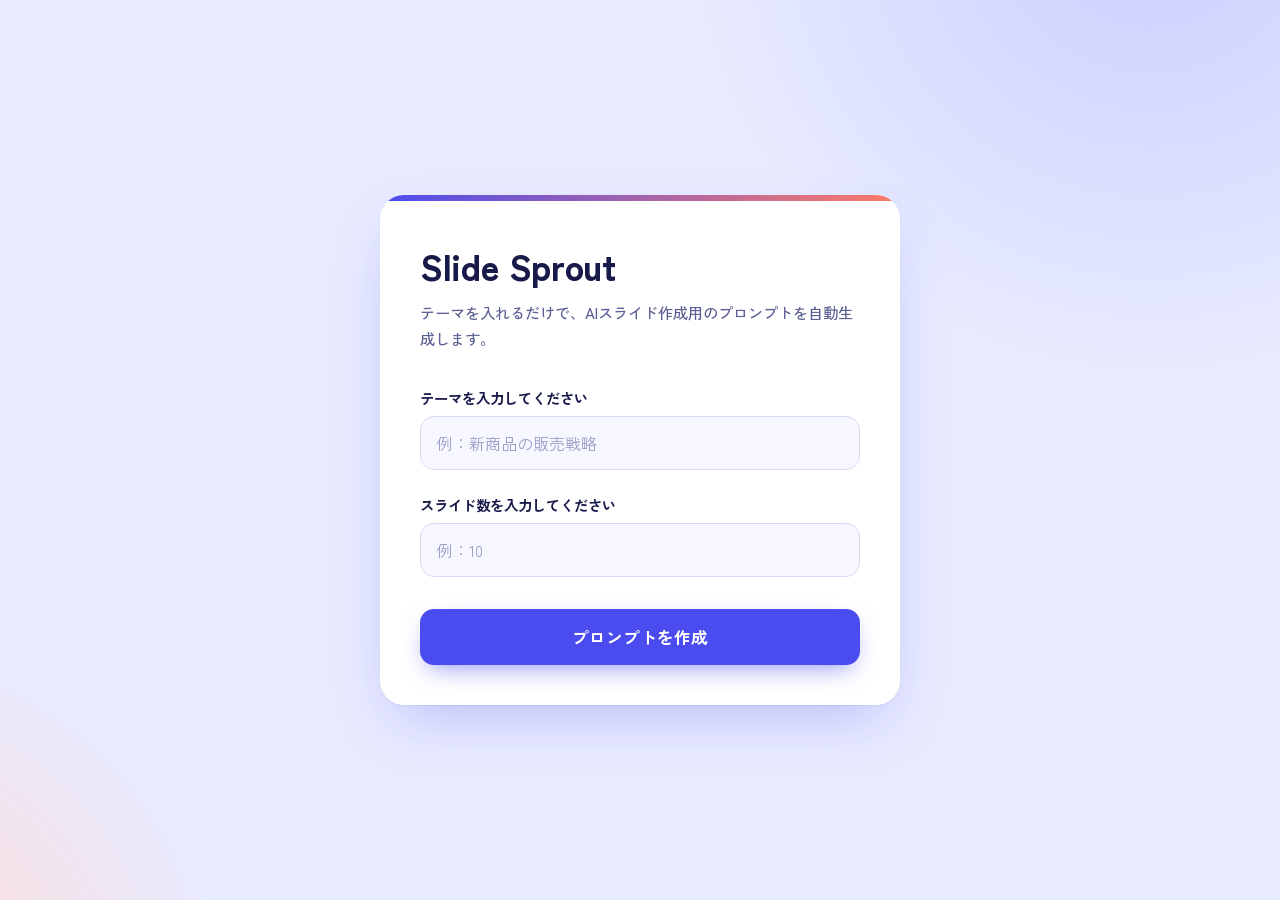
<file: index.html>
<!DOCTYPE html>
<html lang="ja">
<head>
    <meta charset="UTF-8">
    <meta name="viewport" content="width=device-width, initial-scale=1">
    <title>Slide Sprout｜テーマを入れるだけでAIスライド用プロンプトを自動生成</title>
    <meta name="description" content="テーマとスライド数を入力するだけで、ChatGPT・Claude・Geminiなどの対話型AIでスライドを作るためのプロンプトを自動生成。作成したコードはそのままブラウザでプレビュー・編集できます。">
    <meta property="og:type" content="website">
    <meta property="og:site_name" content="Slide Sprout">
    <meta property="og:title" content="Slide Sprout｜AIスライド作成ツール">
    <meta property="og:description" content="テーマを入れるだけで、AIスライド作成用のプロンプトを自動生成。">
    <meta name="theme-color" content="#4a4cf0">
    <link rel="preconnect" href="https://fonts.googleapis.com">
    <link rel="preconnect" href="https://fonts.gstatic.com" crossorigin>
    <link href="https://fonts.googleapis.com/css2?family=Zen+Kaku+Gothic+New:wght@400;500;700;900&display=swap" rel="stylesheet">
    <link rel="stylesheet" href="style.css">
    <meta name="google-site-verification" content="s-GLoLA2DL3cPzzr2EVWfKTWvLXa_w9luEs0uYfOlXo" />
</head>
<body>
    <main class="card">
        <header class="card-header">
            <h1>Slide Sprout</h1>
            <h2>テーマを入れるだけで、AIスライド作成用のプロンプトを自動生成します。</h2>
        </header>

        <form id="prompt-form" class="form">
            <div class="field">
                <label for="theme">テーマを入力してください</label>
                <input id="theme" type="text" placeholder="例：新商品の販売戦略" aria-describedby="theme-error">
                <p id="theme-error" class="error" role="alert" hidden></p>
            </div>

            <div class="field">
                <label for="slides">スライド数を入力してください</label>
                <input id="slides" type="number" min="1" max="50" inputmode="numeric" placeholder="例：10" aria-describedby="slides-error">
                <p id="slides-error" class="error" role="alert" hidden></p>
            </div>

            <button type="submit">プロンプトを作成</button>
        </form>

        <section id="result" class="result" hidden>
            <label for="result-text">作成されたプロンプト</label>
            <textarea id="result-text" readonly rows="8"></textarea>
            <button type="button" id="copy-button">コピーする</button>
            <p>
                この文章を好きな対話型AI(ChatGPT,Claude,Gemini,Copilot等)に送信し、出力が得られたら下のボタンをクリックしてください。
            </p>
            <button onclick="location.href='editor.html'">編集画面へ</button>
        </section>
    </main>

    <script src="script.js"></script>
</body>
</html>
</file>
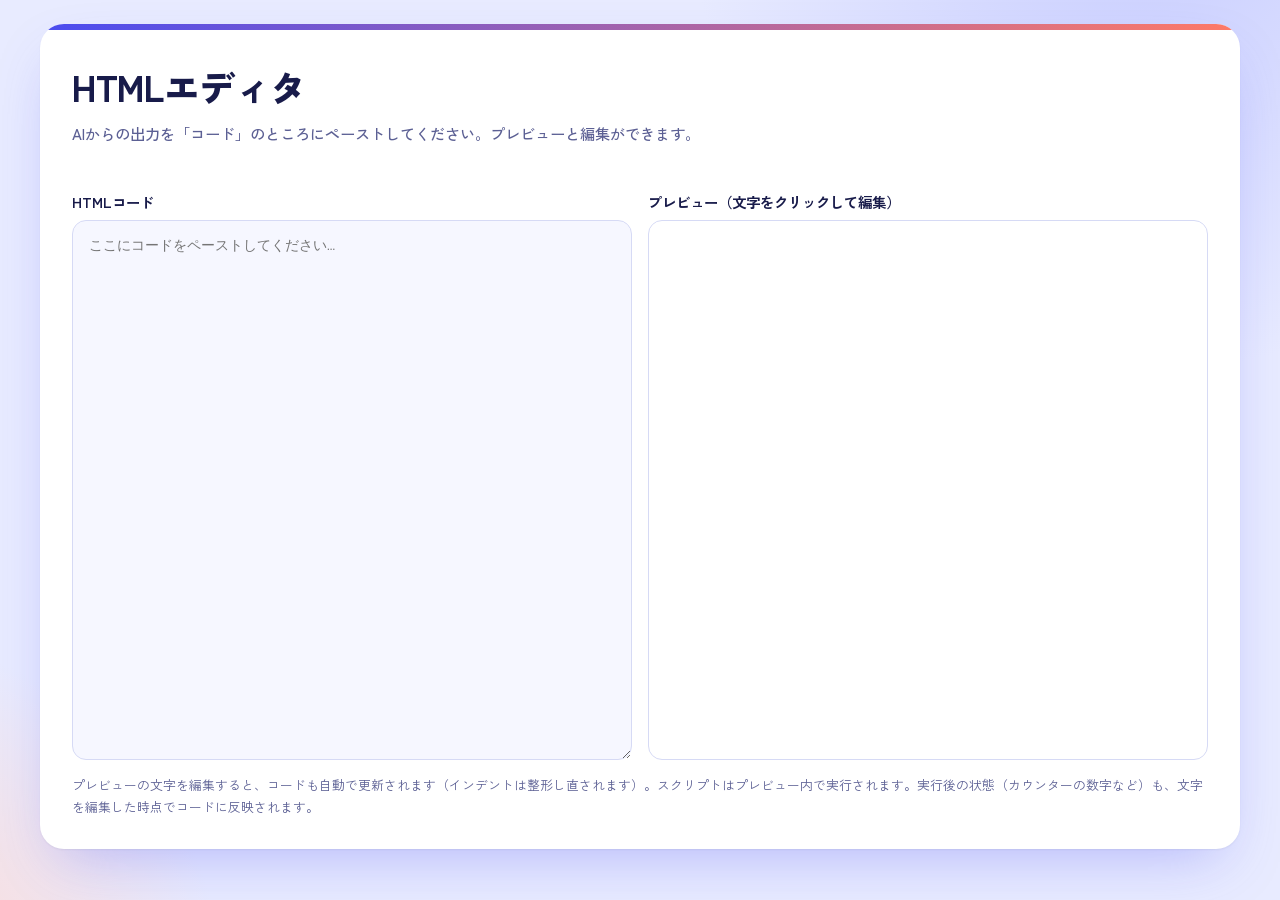
<file: editor.html>
<!DOCTYPE html>
<html lang="ja">
<head>
<meta charset="UTF-8">
<meta name="viewport" content="width=device-width, initial-scale=1, viewport-fit=cover">
<title>HTMLライブエディタ｜Slide Sprout</title>
<meta name="description" content="AIが出力したHTMLコードを貼り付けて、その場でプレビュー・編集できるエディタです。">
<link rel="preconnect" href="https://fonts.googleapis.com">
<link rel="preconnect" href="https://fonts.gstatic.com" crossorigin>
<link href="https://fonts.googleapis.com/css2?family=Zen+Kaku+Gothic+New:wght@400;500;700;900&display=swap" rel="stylesheet">
<style>
:root {
    --bg: #e8ebff;
    --surface: #ffffff;
    --ink: #181b4a;
    --muted: #5c6094;
    --line: #d6daf5;
    --field: #f6f7ff;
    --accent: #4a4cf0;
    --accent-dark: #3335c9;
    --accent-2: #ff7a66;
    --on-accent: #ffffff;
    --glow1: #c9ceff;
    --glow2: #ffd9d2;
    --shadow: rgba(74, 76, 240, 0.35);
    --radius: 24px;
    --font: "Zen Kaku Gothic New", "Hiragino Sans", "Yu Gothic", "Meiryo", sans-serif;
    --mono: ui-monospace, "SF Mono", Menlo, Consolas, "Courier New", monospace;
    box-sizing: border-box;
    padding-top: env(safe-area-inset-top, 0px);
    padding-bottom: env(safe-area-inset-bottom, 0px);
    color-scheme: light;
}
@media (prefers-color-scheme: dark) {
    :root:not([data-theme="light"]) {
        --bg: #11133a; --surface: #1c1f52; --ink: #eceeff; --muted: #a5a9dd;
        --line: #343878; --field: #15174a; --accent: #8c8eff; --accent-dark: #a6a8ff;
        --on-accent: #11133a; --glow1: #23277a; --glow2: #4a2a3a; --shadow: rgba(0, 0, 0, 0.5);
        color-scheme: dark;
    }
}
:root[data-theme="dark"] {
    --bg: #11133a; --surface: #1c1f52; --ink: #eceeff; --muted: #a5a9dd;
    --line: #343878; --field: #15174a; --accent: #8c8eff; --accent-dark: #a6a8ff;
    --on-accent: #11133a; --glow1: #23277a; --glow2: #4a2a3a; --shadow: rgba(0, 0, 0, 0.5);
    color-scheme: dark;
}
html { scroll-padding-top: env(safe-area-inset-top, 0px); }
*, *::before, *::after { box-sizing: border-box; }
body {
    margin: 0;
    min-height: 100vh;
    padding: 24px 16px;
    font-family: var(--font);
    color: var(--ink);
    background:
        radial-gradient(60vmax 60vmax at 90% -10%, var(--glow1) 0%, transparent 60%),
        radial-gradient(50vmax 50vmax at -10% 110%, var(--glow2) 0%, transparent 55%),
        var(--bg);
    -webkit-font-smoothing: antialiased;
}
.card {
    max-width: 1200px;
    margin: 0 auto;
    padding: 40px 32px 32px;
    background: var(--surface);
    border-radius: var(--radius);
    box-shadow: 0 1px 2px rgba(24, 27, 74, 0.06), 0 24px 60px -20px var(--shadow);
    position: relative;
    overflow: hidden;
    animation: rise 0.6s cubic-bezier(0.2, 0.7, 0.2, 1) backwards;
}
.card::before {
    content: "";
    position: absolute;
    inset: 0 0 auto 0;
    height: 6px;
    background: linear-gradient(90deg, var(--accent), var(--accent-2));
}
h1 { margin: 0 0 12px; font-size: clamp(1.6rem, 5vw, 2.25rem); font-weight: 900; line-height: 1.25; letter-spacing: -0.01em; }
h2 { margin: 0 0 28px; font-size: 0.95rem; font-weight: 500; line-height: 1.7; color: var(--muted); }

.toolbar { display: flex; flex-wrap: wrap; gap: 10px; align-items: center; margin-bottom: 16px; }
.spacer { flex: 1; }
button {
    font: inherit; font-size: 0.9rem; font-weight: 700;
    padding: 10px 16px; border-radius: 12px; cursor: pointer;
    color: var(--accent); background: transparent; border: 1.5px solid var(--accent);
    transition: background-color 0.2s, color 0.2s, border-color 0.2s;
}
button:hover { background: color-mix(in srgb, var(--accent) 12%, transparent); }
button:focus-visible, textarea:focus-visible { outline: 3px solid var(--accent-2); outline-offset: 3px; }
button[aria-pressed="true"], .tab[aria-selected="true"] { background: var(--accent); color: var(--on-accent); }
.tabs { display: none; gap: 6px; }

.panes { display: grid; grid-template-columns: 1fr 1fr; gap: 16px; }
.pane { display: grid; grid-template-rows: auto 1fr; gap: 8px; min-width: 0; }
.pane > label, .pane > .label { font-size: 0.9rem; font-weight: 700; }
textarea {
    width: 100%; height: 60vh; min-height: 320px; resize: vertical;
    padding: 14px 16px; font-family: var(--mono); font-size: 0.85rem; line-height: 1.7;
    color: var(--ink); background: var(--field);
    border: 1.5px solid var(--line); border-radius: 14px; tab-size: 2;
    transition: border-color 0.2s, box-shadow 0.2s;
}
textarea:focus { outline: none; border-color: var(--accent); box-shadow: 0 0 0 4px color-mix(in srgb, var(--accent) 22%, transparent); }
iframe {
    width: 100%; height: 60vh; min-height: 320px;
    background: #fff; border: 1.5px solid var(--line); border-radius: 14px;
    transition: border-color 0.2s, box-shadow 0.2s;
}
button.primary { background: var(--accent); color: var(--on-accent); }
button.primary:hover { background: var(--accent-dark); }
button[hidden] { display: none; }
.hint { margin: 14px 0 0; font-size: 0.8rem; color: var(--muted); line-height: 1.7; }
.fullscreen {
    position: fixed; inset: 0; z-index: 100;
    display: flex; flex-direction: column;
    background: var(--surface);
    padding-top: env(safe-area-inset-top, 0px);
    padding-bottom: env(safe-area-inset-bottom, 0px);
}
.fullscreen[hidden] { display: none; }
.fullscreen-bar { display: flex; align-items: center; gap: 12px; padding: 10px 16px; border-bottom: 1px solid var(--line); }
.fullscreen-bar span { flex: 1; font-size: 0.9rem; font-weight: 700; }
.fullscreen iframe { flex: 1; height: auto; min-height: 0; border: none; border-radius: 0; }
.collapse { display: none; margin: 10px 16px; align-self: flex-end; }
.pane-preview.expanded {
    position: fixed; inset: 0; z-index: 100;
    display: flex; flex-direction: column; gap: 0;
    background: var(--surface);
    padding-top: env(safe-area-inset-top, 0px);
    padding-bottom: env(safe-area-inset-bottom, 0px);
}
.pane-preview.expanded .label { display: none; }
.pane-preview.expanded .collapse { display: block; }
.pane-preview.expanded iframe { flex: 1; height: auto; min-height: 0; border: none; border-radius: 0; }

@keyframes rise { from { opacity: 0; transform: translateY(16px); } to { opacity: 1; transform: translateY(0); } }
@media (max-width: 860px) {
    .card { padding: 32px 20px 24px; }
    .tabs { display: flex; }
    .panes { grid-template-columns: 1fr; }
    [data-view="code"] .pane-preview, [data-view="preview"] .pane-code { display: none; }
    .pane > label, .pane > .label { display: none; }
}
@media (prefers-reduced-motion: reduce) {
    *, *::before, *::after { animation: none !important; transition: none !important; }
}
</style>
</head>
<body>
<main class="card" id="app" data-view="code">
    <h1>HTMLエディタ</h1>
    <h2>AIからの出力を「コード」のところにペーストしてください。プレビューと編集ができます。</h2>

    <div class="toolbar">
        <div class="tabs" role="tablist">
            <button class="tab" role="tab" data-view="code" aria-selected="true">コード</button>
            <button type="button" id="preview-expand">編集</button>
            <button type="button" id="fullscreen-open">プレビュー</button>
        </div>
        <span class="spacer"></span>
        <button type="button" id="export" class="primary" hidden>HTMLでエクスポート</button>
    </div>

    <div class="panes">
        <section class="pane pane-code">
            <label for="code">HTMLコード</label>
            <textarea id="code" spellcheck="false" autocapitalize="off" autocomplete="off" placeholder="ここにコードをペーストしてください…"></textarea>
        </section>
        <section class="pane pane-preview">
            <span class="label">プレビュー（文字をクリックして編集）</span>
            <button type="button" id="preview-collapse" class="collapse">全画面を閉じる</button>
            <iframe id="preview" title="プレビュー" sandbox="allow-scripts"></iframe>
        </section>
    </div>

    <p class="hint">プレビューの文字を編集すると、コードも自動で更新されます（インデントは整形し直されます）。スクリプトはプレビュー内で実行されます。実行後の状態（カウンターの数字など）も、文字を編集した時点でコードに反映されます。</p>
</main>

<div id="fullscreen" class="fullscreen" role="dialog" aria-label="全画面プレビュー" hidden>
    <div class="fullscreen-bar">
        <span>プレビュー</span>
        <button type="button" id="fullscreen-close">閉じる</button>
    </div>
    <iframe id="fullscreen-frame" title="全画面プレビュー" sandbox="allow-scripts"></iframe>
</div>

<script>
const sample = ``;

const app = document.getElementById("app");
const code = document.getElementById("code");
const frame = document.getElementById("preview");
const copyBtn = document.getElementById("copy");
let timer;

// プレビュー内で動く小さなプログラム：文字を編集可能にし、編集内容を親ページへ送る
const bridge = "(" + function () {
    var body = document.body;
    if (!body) return;
    body.setAttribute("contenteditable", "true");
    var t;
    function send() {
        var clone = document.documentElement.cloneNode(true);
        clone.querySelectorAll("script[data-bridge]").forEach(function (el) { el.remove(); });
        var b = clone.querySelector("body");
        if (b) b.removeAttribute("contenteditable");
        parent.postMessage({ type: "html-live-editor", html: "<!DOCTYPE html>\n" + clone.outerHTML }, "*");
    }
    document.addEventListener("input", function () {
        clearTimeout(t);
        t = setTimeout(send, 150);
    });
} + ")();";

function render() {
    frame.srcdoc = code.value + "\n<script data-bridge>" + bridge + "<" + "/script>";
}

// プレビューでの編集内容をコード欄へ反映
window.addEventListener("message", (event) => {
    if (event.source !== frame.contentWindow) return;
    const data = event.data;
    if (!data || data.type !== "html-live-editor" || typeof data.html !== "string") return;
    code.value = data.html;
});

code.addEventListener("input", () => {
    clearTimeout(timer);
    timer = setTimeout(render, 200);
});

function setView(view) {
    app.dataset.view = view;
    document.querySelectorAll(".tab").forEach((tab) => {
        tab.setAttribute("aria-selected", String(tab.dataset.view === view));
    });
}
document.querySelectorAll(".tab").forEach((tab) => {
    tab.addEventListener("click", () => setView(tab.dataset.view));
});

// HTMLでエクスポート（保存できる環境でのみボタンを表示）
const exportBtn = document.getElementById("export");
(window.claude ? window.claude.use("downloads") : Promise.resolve(null)).then((downloads) => {
    if (!downloads) return;
    exportBtn.hidden = false;
    exportBtn.addEventListener("click", async () => {
        try {
            await downloads.save({ filename: "page.html", data: code.value });
            exportBtn.textContent = "エクスポートしました";
        } catch (error) {
            if (error && error.code === "declined") return;
            exportBtn.textContent = "エクスポートできませんでした";
        }
        setTimeout(() => { exportBtn.textContent = "HTMLでエクスポート"; }, 2000);
    });
}).catch(() => {});

const fullscreen = document.getElementById("fullscreen");
const fullscreenFrame = document.getElementById("fullscreen-frame");
const fullscreenOpen = document.getElementById("fullscreen-open");
const fullscreenClose = document.getElementById("fullscreen-close");
function openFullscreen() {
    fullscreenFrame.srcdoc = code.value;
    fullscreen.hidden = false;
    document.body.style.overflow = "hidden";
    fullscreenClose.focus();
}
function closeFullscreen() {
    fullscreen.hidden = true;
    fullscreenFrame.srcdoc = "";
    document.body.style.overflow = "";
    fullscreenOpen.focus();
}
fullscreenOpen.addEventListener("click", openFullscreen);
fullscreenClose.addEventListener("click", closeFullscreen);
document.addEventListener("keydown", (event) => {
    if (event.key === "Escape" && !fullscreen.hidden) closeFullscreen();
});

const previewPane = document.querySelector(".pane-preview");
const expandBtn = document.getElementById("preview-expand");
const collapseBtn = document.getElementById("preview-collapse");

function expandPreview() {
    setView("preview");
    previewPane.classList.add("expanded");
    document.body.style.overflow = "hidden";
    collapseBtn.focus();
}
function collapsePreview() {
    previewPane.classList.remove("expanded");
    document.body.style.overflow = "";
    expandBtn.focus();
}
expandBtn.addEventListener("click", expandPreview);
collapseBtn.addEventListener("click", collapsePreview);
document.addEventListener("keydown", (event) => {
    if (event.key === "Escape" && previewPane.classList.contains("expanded")) collapsePreview();
});

code.value = sample;
render();
</script>
</body>
</html>
</file>
<file: style.css>
:root {
    --bg: #e8ebff;
    --surface: #ffffff;
    --ink: #181b4a;
    --muted: #5c6094;
    --line: #d6daf5;
    --accent: #4a4cf0;
    --accent-dark: #3335c9;
    --accent-2: #ff7a66;
    --radius: 24px;
    --font: "Zen Kaku Gothic New", "Hiragino Sans", "Yu Gothic", "Meiryo", sans-serif;
}

*,
*::before,
*::after {
    box-sizing: border-box;
}

body {
    margin: 0;
    min-height: 100vh;
    display: grid;
    place-items: center;
    padding: 24px;
    font-family: var(--font);
    color: var(--ink);
    background:
        radial-gradient(60vmax 60vmax at 90% -10%, #c9ceff 0%, transparent 60%),
        radial-gradient(50vmax 50vmax at -10% 110%, #ffd9d2 0%, transparent 55%),
        var(--bg);
    -webkit-font-smoothing: antialiased;
}

/* カード */
.card {
    width: 100%;
    max-width: 520px;
    padding: 48px 40px 40px;
    background: var(--surface);
    border-radius: var(--radius);
    box-shadow:
        0 1px 2px rgba(24, 27, 74, 0.06),
        0 24px 60px -20px rgba(74, 76, 240, 0.35);
    position: relative;
    overflow: hidden;
    animation: rise 0.6s cubic-bezier(0.2, 0.7, 0.2, 1) both;
}

/* 上部のアクセントバー */
.card::before {
    content: "";
    position: absolute;
    inset: 0 0 auto 0;
    height: 6px;
    background: linear-gradient(90deg, var(--accent), var(--accent-2));
}

.card-header {
    margin-bottom: 36px;
}

h1 {
    margin: 0 0 12px;
    font-size: clamp(1.75rem, 5vw, 2.25rem);
    font-weight: 900;
    line-height: 1.25;
    letter-spacing: -0.01em;
}

h2 {
    margin: 0;
    font-size: 0.95rem;
    font-weight: 500;
    line-height: 1.7;
    color: var(--muted);
}

/* フォーム */
.form {
    display: grid;
    gap: 24px;
}

.field {
    display: grid;
    gap: 8px;
}

label {
    font-size: 0.9rem;
    font-weight: 700;
}

input,
textarea {
    width: 100%;
    padding: 14px 16px;
    font: inherit;
    font-size: 1rem;
    color: var(--ink);
    background: #f6f7ff;
    border: 1.5px solid var(--line);
    border-radius: 14px;
    transition: border-color 0.2s, background-color 0.2s, box-shadow 0.2s;
}

input::placeholder,
textarea::placeholder {
    color: #9a9ec8;
}

input:hover,
textarea:hover {
    border-color: #b9bff0;
}

input:focus,
textarea:focus {
    outline: none;
    background: var(--surface);
    border-color: var(--accent);
    box-shadow: 0 0 0 4px rgba(74, 76, 240, 0.18);
}

/* ボタン */
button {
    margin-top: 8px;
    padding: 16px 24px;
    font: inherit;
    font-size: 1.05rem;
    font-weight: 700;
    color: #fff;
    background: var(--accent);
    border: none;
    border-radius: 14px;
    cursor: pointer;
    box-shadow: 0 10px 24px -8px rgba(74, 76, 240, 0.6);
    transition: background-color 0.2s, transform 0.15s, box-shadow 0.2s;
}

button:hover {
    background: var(--accent-dark);
    transform: translateY(-2px);
    box-shadow: 0 14px 28px -8px rgba(74, 76, 240, 0.65);
}

button:active {
    transform: translateY(0);
}

button:focus-visible {
    outline: 3px solid var(--accent-2);
    outline-offset: 3px;
}

/* 結果表示 */
.result {
    display: grid;
    gap: 8px;
    margin-top: 32px;
    padding-top: 28px;
    border-top: 1px solid var(--line);
}

.result[hidden] {
    display: none;
}

textarea {
    resize: vertical;
    line-height: 1.7;
}

/* 読み込み時の動き（1回のみ） */
@keyframes rise {
    from {
        opacity: 0;
        transform: translateY(16px);
    }
    to {
        opacity: 1;
        transform: translateY(0);
    }
}

/* スマホ対応 */
@media (max-width: 480px) {
    .card {
        padding: 40px 24px 28px;
    }
}

/* 動きを減らす設定を尊重 */
@media (prefers-reduced-motion: reduce) {
    *,
    *::before,
    *::after {
        animation: none !important;
        transition: none !important;
    }
}

#copy-button {
    margin-top: 0;
    color: var(--accent);
    background: transparent;
    border: 1.5px solid var(--accent);
    box-shadow: none;
}

#edit {
    display: inline-block;
    margin-top: 0;
    color: var(--accent);
    background: transparent;
    border: 1.5px solid var(--accent);
    box-shadow: none;
}

#copy-button:hover {
    background: rgba(74, 76, 240, 0.08);
    transform: none;
    box-shadow: none;
}

/* エラー表示 */
.error {
    margin: 0;
    font-size: 0.85rem;
    font-weight: 700;
    color: #d93a2b;
}

.error[hidden] {
    display: none;
}

input[aria-invalid="true"] {
    border-color: #d93a2b;
    background: #fff6f5;
}
</file>
